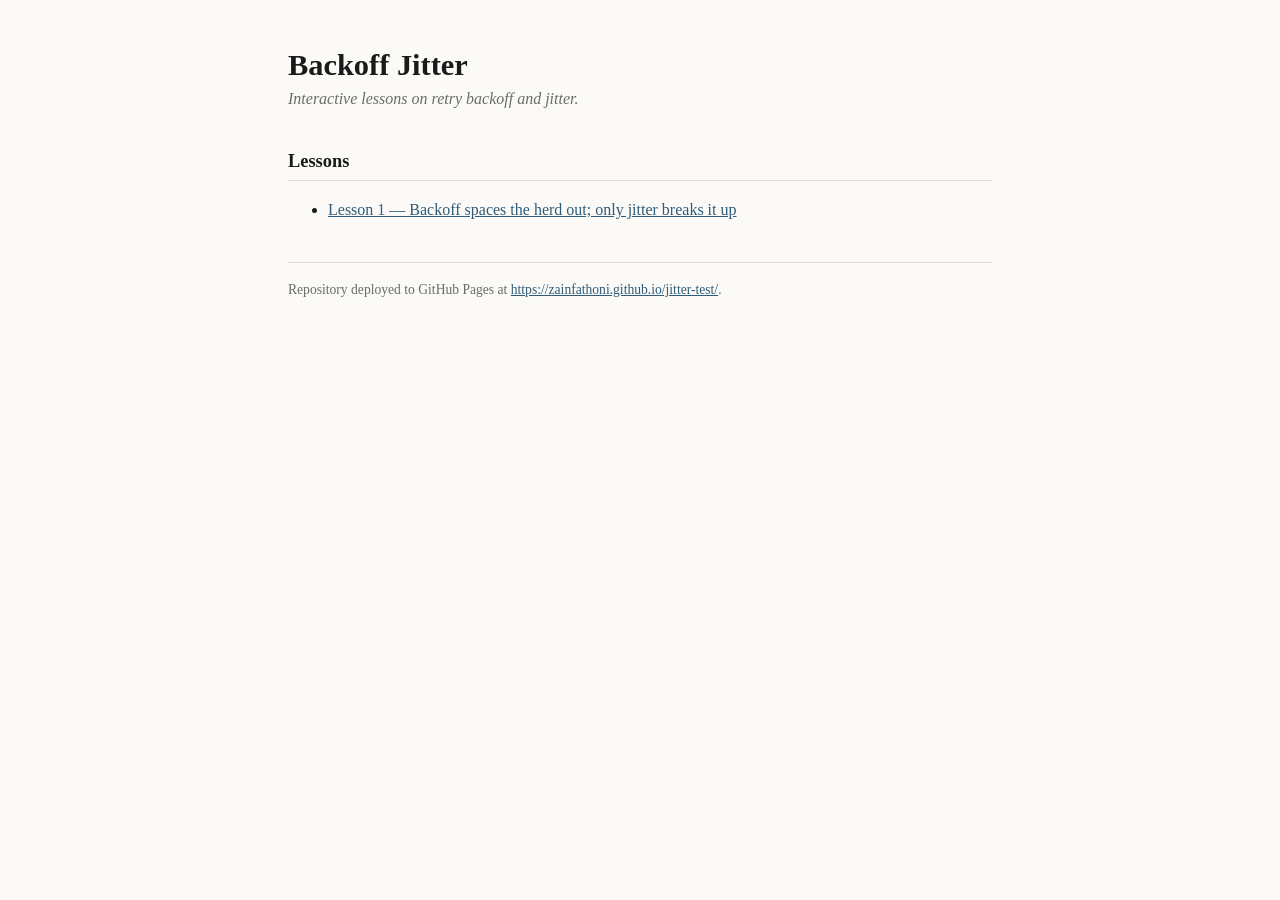
<file: index.html>
<!DOCTYPE html>
<html lang="en">
<head>
  <meta charset="UTF-8">
  <meta name="viewport" content="width=device-width, initial-scale=1.0">
  <title>Backoff jitter lesson</title>
  <link rel="stylesheet" href="assets/lesson.css">
</head>
<body>
  <main>
    <h1>Backoff Jitter</h1>
    <p class="sub">Interactive lessons on retry backoff and jitter.</p>

    <section>
      <h2>Lessons</h2>
      <ul>
        <li><a href="lessons/0001-backoff-does-not-break-the-herd.html">Lesson 1 — Backoff spaces the herd out; only jitter breaks it up</a></li>
      </ul>
    </section>

    <p class="foot">Repository deployed to GitHub Pages at <a href="https://zainfathoni.github.io/jitter-test/">https://zainfathoni.github.io/jitter-test/</a>.</p>
  </main>
</body>
</html>
</file>
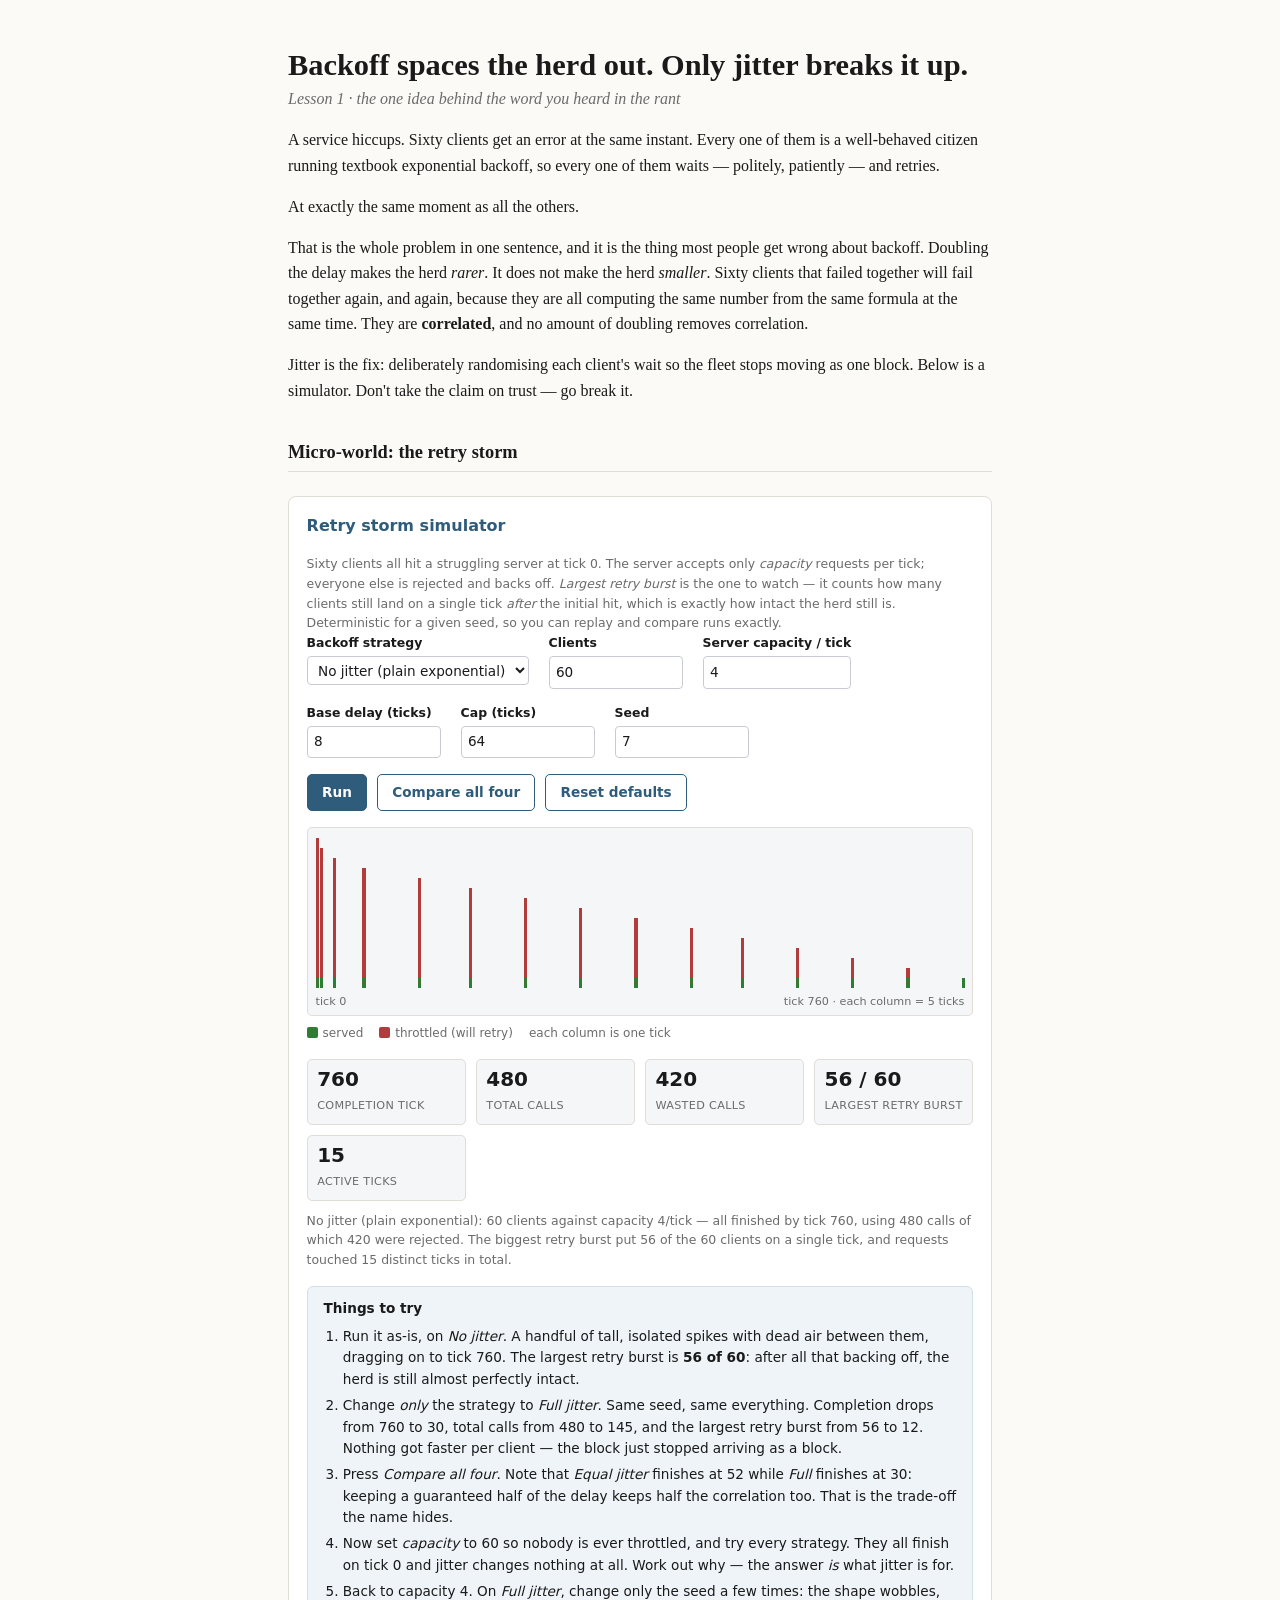
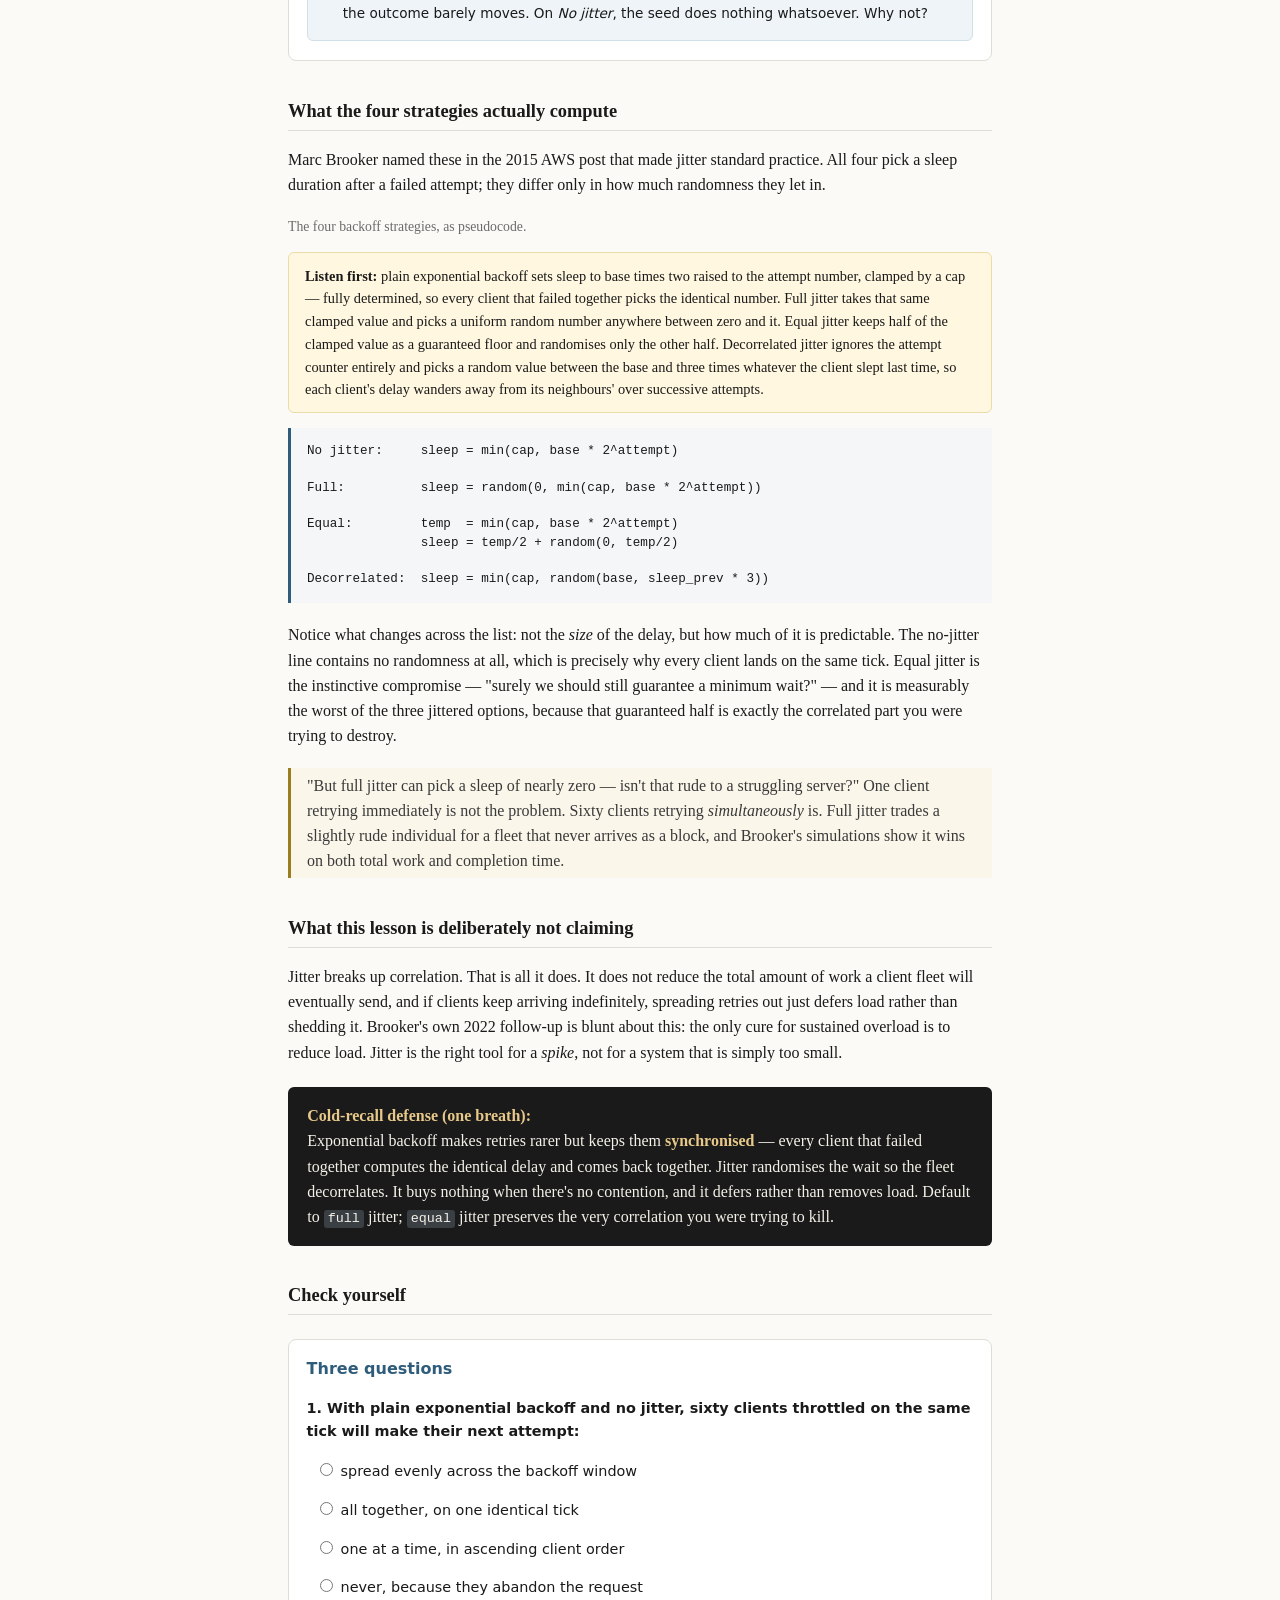
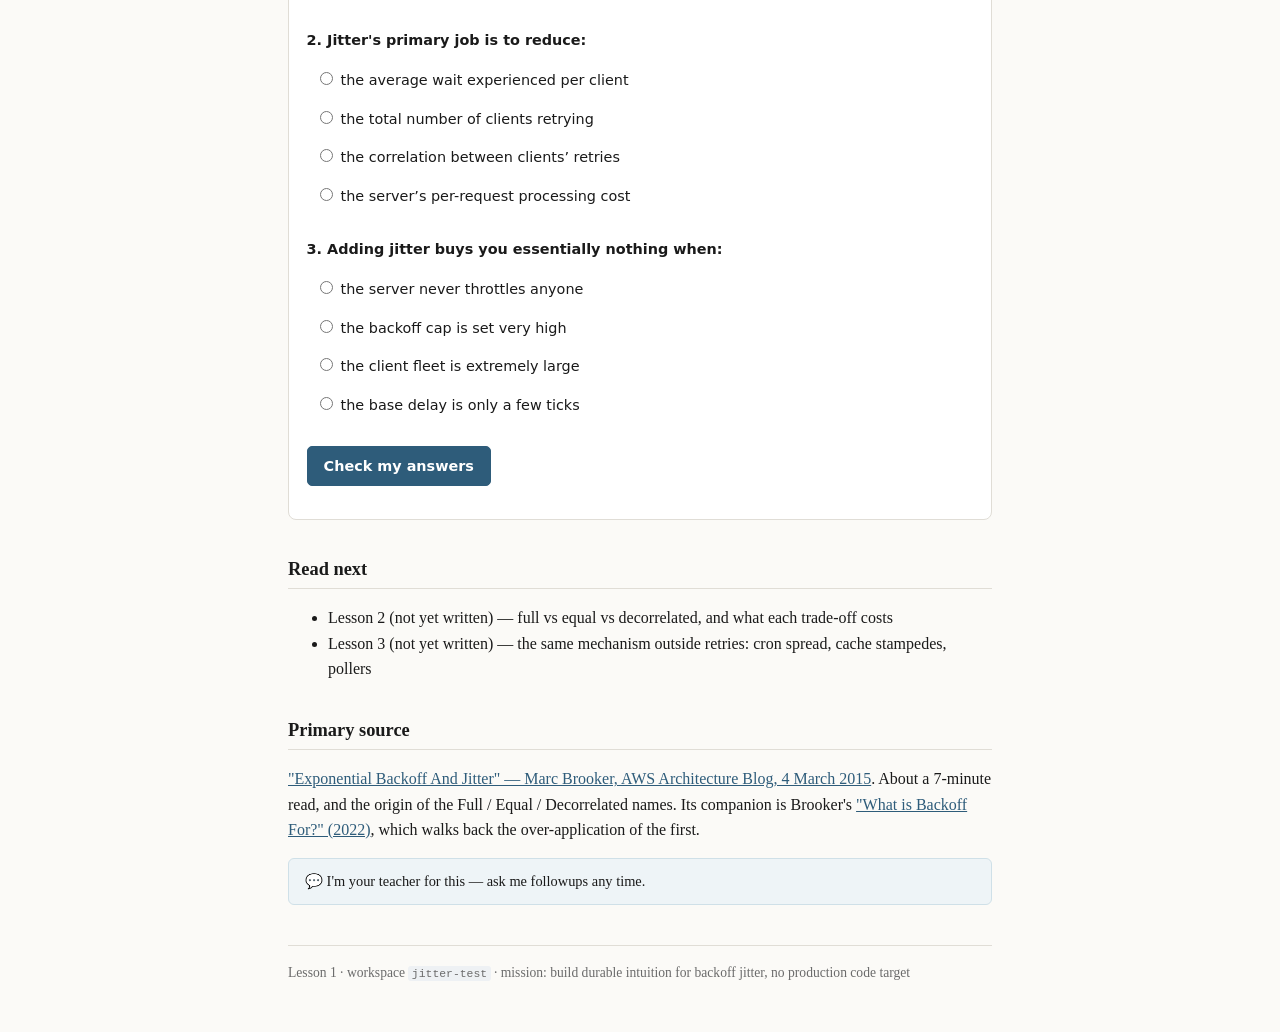
<file: lessons/0001-backoff-does-not-break-the-herd.html>
<!DOCTYPE html>
<html lang="en">
<head>
<meta charset="utf-8">
<meta name="viewport" content="width=device-width, initial-scale=1">
<title>Lesson 1 — Backoff spaces the herd out; only jitter breaks it up</title>
<link rel="stylesheet" href="../assets/lesson.css">
</head>
<body>
<a class="skip" href="#lesson-main">Skip to lesson content</a>
<main id="lesson-main">

<h1>Backoff spaces the herd out. Only jitter breaks it up.</h1>
<p class="sub">Lesson 1 · the one idea behind the word you heard in the rant</p>

<p>A service hiccups. Sixty clients get an error at the same instant. Every one of them
is a well-behaved citizen running textbook exponential backoff, so every one of them
waits — politely, patiently — and retries.</p>

<p>At exactly the same moment as all the others.</p>

<p>That is the whole problem in one sentence, and it is the thing most people get wrong
about backoff. Doubling the delay makes the herd <em>rarer</em>. It does not make the herd
<em>smaller</em>. Sixty clients that failed together will fail together again, and again,
because they are all computing the same number from the same formula at the same time.
They are <strong>correlated</strong>, and no amount of doubling removes correlation.</p>

<p>Jitter is the fix: deliberately randomising each client's wait so the fleet stops moving
as one block. Below is a simulator. Don't take the claim on trust — go break it.</p>

<h2>Micro-world: the retry storm</h2>

<div class="mw" id="storm">
  <h3>Retry storm simulator</h3>
  <p class="mw-note">Sixty clients all hit a struggling server at tick&nbsp;0. The server accepts
  only <em>capacity</em> requests per tick; everyone else is rejected and backs off. <em>Largest
  retry burst</em> is the one to watch — it counts how many clients still land on a single tick
  <em>after</em> the initial hit, which is exactly how intact the herd still is. Deterministic for
  a given seed, so you can replay and compare runs exactly.</p>

  <div class="mw-controls">
    <div class="mw-field">
      <label for="mw-strategy">Backoff strategy</label>
      <select id="mw-strategy">
        <option value="none" selected>No jitter (plain exponential)</option>
        <option value="full">Full jitter</option>
        <option value="equal">Equal jitter</option>
        <option value="decorr">Decorrelated jitter</option>
      </select>
    </div>
    <div class="mw-field">
      <label for="mw-clients">Clients</label>
      <input type="number" id="mw-clients" value="60" min="1" max="400" step="1">
    </div>
    <div class="mw-field">
      <label for="mw-capacity">Server capacity / tick</label>
      <input type="number" id="mw-capacity" value="4" min="1" max="400" step="1">
    </div>
    <div class="mw-field">
      <label for="mw-base">Base delay (ticks)</label>
      <input type="number" id="mw-base" value="8" min="1" max="50" step="1">
    </div>
    <div class="mw-field">
      <label for="mw-cap">Cap (ticks)</label>
      <input type="number" id="mw-cap" value="64" min="1" max="500" step="1">
    </div>
    <div class="mw-field">
      <label for="mw-seed">Seed</label>
      <input type="number" id="mw-seed" value="7" min="1" max="99999" step="1">
    </div>
  </div>

  <div class="mw-actions">
    <button type="button" id="mw-run">Run</button>
    <button type="button" class="secondary" id="mw-compare">Compare all four</button>
    <button type="button" class="secondary" id="mw-reset">Reset defaults</button>
  </div>

  <div class="mw-chart-wrap">
    <div class="mw-chart" id="mw-chart" aria-hidden="true"></div>
    <div class="mw-axis" aria-hidden="true"><span>tick 0</span><span id="mw-axis-end">—</span></div>
  </div>
  <p class="mw-legend" aria-hidden="true">
    <span><span class="mw-swatch" style="background:#2e7d32"></span>served</span>
    <span><span class="mw-swatch" style="background:#b23b3b"></span>throttled (will retry)</span>
    <span>each column is one tick</span>
  </p>

  <div class="mw-metrics">
    <div class="mw-metric"><span class="v" id="mw-finish">—</span><span class="k">Completion tick</span></div>
    <div class="mw-metric"><span class="v" id="mw-calls">—</span><span class="k">Total calls</span></div>
    <div class="mw-metric"><span class="v" id="mw-wasted">—</span><span class="k">Wasted calls</span></div>
    <div class="mw-metric"><span class="v" id="mw-peak">—</span><span class="k">Largest retry burst</span></div>
    <div class="mw-metric"><span class="v" id="mw-active">—</span><span class="k">Active ticks</span></div>
  </div>

  <p class="mw-note" id="mw-summary" role="status"></p>
  <div id="mw-compare-out"></div>

  <div class="mw-try">
    <strong>Things to try</strong>
    <ol>
      <li>Run it as-is, on <em>No jitter</em>. A handful of tall, isolated spikes with dead air
      between them, dragging on to tick&nbsp;760. The largest retry burst is <strong>56 of 60</strong>:
      after all that backing off, the herd is still almost perfectly intact.</li>
      <li>Change <em>only</em> the strategy to <em>Full jitter</em>. Same seed, same everything.
      Completion drops from 760 to 30, total calls from 480 to 145, and the largest retry burst
      from 56 to 12. Nothing got faster per client — the block just stopped arriving as a block.</li>
      <li>Press <em>Compare all four</em>. Note that <em>Equal jitter</em> finishes at 52 while
      <em>Full</em> finishes at 30: keeping a guaranteed half of the delay keeps half the
      correlation too. That is the trade-off the name hides.</li>
      <li>Now set <em>capacity</em> to 60 so nobody is ever throttled, and try every strategy.
      They all finish on tick 0 and jitter changes nothing at all. Work out why — the answer
      <em>is</em> what jitter is for.</li>
      <li>Back to capacity 4. On <em>Full jitter</em>, change only the seed a few times: the shape
      wobbles, the outcome barely moves. On <em>No jitter</em>, the seed does nothing whatsoever.
      Why not?</li>
    </ol>
  </div>
</div>

<h2>What the four strategies actually compute</h2>

<p>Marc Brooker named these in the 2015 AWS post that made jitter standard practice. All four
pick a sleep duration after a failed attempt; they differ only in how much randomness they let in.</p>

<figure>
  <figcaption>The four backoff strategies, as pseudocode.</figcaption>
  <p class="listen"><b>Listen first:</b> plain exponential backoff sets sleep to base times two
  raised to the attempt number, clamped by a cap — fully determined, so every client that failed
  together picks the identical number. Full jitter takes that same clamped value and picks a
  uniform random number anywhere between zero and it. Equal jitter keeps half of the clamped value
  as a guaranteed floor and randomises only the other half. Decorrelated jitter ignores the attempt
  counter entirely and picks a random value between the base and three times whatever the client
  slept last time, so each client's delay wanders away from its neighbours' over successive attempts.</p>
  <pre aria-hidden="true">No jitter:     sleep = min(cap, base * 2^attempt)

Full:          sleep = random(0, min(cap, base * 2^attempt))

Equal:         temp  = min(cap, base * 2^attempt)
               sleep = temp/2 + random(0, temp/2)

Decorrelated:  sleep = min(cap, random(base, sleep_prev * 3))</pre>
</figure>

<p>Notice what changes across the list: not the <em>size</em> of the delay, but how much of it is
predictable. The no-jitter line contains no randomness at all, which is precisely why every client
lands on the same tick. Equal jitter is the instinctive compromise — "surely we should still
guarantee a minimum wait?" — and it is measurably the worst of the three jittered options, because
that guaranteed half is exactly the correlated part you were trying to destroy.</p>

<blockquote>"But full jitter can pick a sleep of nearly zero — isn't that rude to a struggling
server?" One client retrying immediately is not the problem. Sixty clients retrying
<em>simultaneously</em> is. Full jitter trades a slightly rude individual for a fleet that never
arrives as a block, and Brooker's simulations show it wins on both total work and completion time.</blockquote>

<h2>What this lesson is deliberately not claiming</h2>

<p>Jitter breaks up correlation. That is all it does. It does not reduce the total amount of work
a client fleet will eventually send, and if clients keep arriving indefinitely, spreading retries
out just defers load rather than shedding it. Brooker's own 2022 follow-up is blunt about this:
the only cure for sustained overload is to reduce load. Jitter is the right tool for a
<em>spike</em>, not for a system that is simply too small.</p>

<div class="defense">
<b>Cold-recall defense (one breath):</b><br>
Exponential backoff makes retries rarer but keeps them <b>synchronised</b> — every client that
failed together computes the identical delay and comes back together. Jitter randomises the wait
so the fleet decorrelates. It buys nothing when there's no contention, and it defers rather than
removes load. Default to <code>full</code> jitter; <code>equal</code> jitter preserves the very
correlation you were trying to kill.
</div>

<h2>Check yourself</h2>

<div class="qz" id="quiz">
  <h3>Three questions</h3>
</div>

<h2>Read next</h2>
<ul>
  <li>Lesson 2 (not yet written) — full vs equal vs decorrelated, and what each trade-off costs</li>
  <li>Lesson 3 (not yet written) — the same mechanism outside retries: cron spread, cache stampedes, pollers</li>
</ul>

<h2>Primary source</h2>
<p><a href="https://aws.amazon.com/blogs/architecture/exponential-backoff-and-jitter/">"Exponential
Backoff And Jitter" — Marc Brooker, AWS Architecture Blog, 4 March 2015</a>. About a 7-minute read,
and the origin of the Full / Equal / Decorrelated names. Its companion is Brooker's
<a href="https://brooker.co.za/blog/2022/08/11/backoff.html">"What is Backoff For?" (2022)</a>,
which walks back the over-application of the first.</p>

<p class="ask">💬 I'm your teacher for this — ask me followups any time.</p>

<p class="foot">Lesson 1 · workspace <code>jitter-test</code> · mission: build durable intuition for
backoff jitter, no production code target</p>

</main>

<script src="../assets/backoff-sim.js"></script>
<script src="../assets/quiz.js"></script>
<script>
(function () {
  var DEFAULTS = { strategy: 'none', clients: 60, capacity: 4, base: 8, cap: 64, seed: 7 };
  var MAX_COLS = 180;

  var el = function (id) { return document.getElementById(id); };
  var chart = el('mw-chart'), compareOut = el('mw-compare-out');

  function readParams() {
    return {
      strategy: el('mw-strategy').value,
      clients:  Math.max(1, Number(el('mw-clients').value)  || DEFAULTS.clients),
      capacity: Math.max(1, Number(el('mw-capacity').value) || DEFAULTS.capacity),
      base:     Math.max(1, Number(el('mw-base').value)     || DEFAULTS.base),
      cap:      Math.max(1, Number(el('mw-cap').value)      || DEFAULTS.cap),
      seed:     Math.max(1, Number(el('mw-seed').value)     || DEFAULTS.seed),
      maxTicks: 900
    };
  }

  /*
    Long runs are bucketed rather than truncated: a no-jitter run can last 700+
    ticks, and cutting it off would hide exactly the point — the isolated spikes
    marching on with dead air between them. Bucket width is disclosed on the axis.
  */
  function drawChart(result) {
    chart.textContent = '';
    var raw = result.ticks;
    var width = Math.max(1, Math.ceil(raw.length / MAX_COLS));
    var cols = [];
    for (var i = 0; i < raw.length; i += width) {
      var served = 0, failed = 0;
      for (var j = i; j < Math.min(i + width, raw.length); j++) {
        served += raw[j].served; failed += raw[j].failed;
      }
      cols.push({ served: served, failed: failed });
    }
    var top = cols.reduce(function (m, c) { return Math.max(m, c.served + c.failed); }, 1);
    var H = 150;

    cols.forEach(function (c) {
      var col = document.createElement('div');
      col.className = 'mw-tick';
      if (c.failed > 0) {
        var f = document.createElement('div');
        f.className = 'mw-bar-failed';
        f.style.height = Math.max(1, Math.round(c.failed / top * H)) + 'px';
        col.appendChild(f);
      }
      if (c.served > 0) {
        var s = document.createElement('div');
        s.className = 'mw-bar-served';
        s.style.height = Math.max(1, Math.round(c.served / top * H)) + 'px';
        col.appendChild(s);
      }
      chart.appendChild(col);
    });

    el('mw-axis-end').textContent = 'tick ' + Math.max(0, raw.length - 1) +
      (width > 1 ? ' · each column = ' + width + ' ticks' : ' · one column per tick');
  }

  function run() {
    compareOut.textContent = '';
    var p = readParams();
    var r = runSim(p);

    el('mw-finish').textContent = r.completed ? r.finishTick : 'did not finish';
    el('mw-finish').parentNode.className = 'mw-metric' + (r.completed ? '' : ' bad');
    el('mw-calls').textContent   = r.totalCalls;
    el('mw-wasted').textContent  = r.wastedCalls;
    el('mw-peak').textContent    = r.peakRetry + ' / ' + p.clients;
    el('mw-active').textContent  = r.activeTicks;

    drawChart(r);

    el('mw-summary').textContent =
      STRATEGIES[p.strategy].label + ': ' + p.clients + ' clients against capacity ' +
      p.capacity + '/tick — ' +
      (r.completed
        ? 'all finished by tick ' + r.finishTick
        : 'did NOT finish within ' + p.maxTicks + ' ticks (' + r.remaining + ' still retrying)') +
      ', using ' + r.totalCalls + ' calls of which ' + r.wastedCalls + ' were rejected. ' +
      'The biggest retry burst put ' + r.peakRetry + ' of the ' + p.clients +
      ' clients on a single tick, and requests touched ' + r.activeTicks + ' distinct ticks in total.';
  }

  function compare() {
    var p = readParams();
    var rows = ['none', 'full', 'equal', 'decorr'].map(function (s) {
      var r = runSim(Object.assign({}, p, { strategy: s }));
      return { s: s, r: r };
    });
    var best = rows
      .filter(function (x) { return x.r.completed; })
      .sort(function (a, b) { return a.r.finishTick - b.r.finishTick; })[0];

    var html = '<table><caption class="mw-note" style="text-align:left;caption-side:top">' +
      'All four strategies at the current settings (seed ' + p.seed + '). ' +
      'Row highlighted = earliest completion.</caption>' +
      '<thead><tr><th scope="col">Strategy</th><th scope="col">Completion tick</th>' +
      '<th scope="col">Total calls</th><th scope="col">Largest retry burst</th>' +
      '<th scope="col">Active ticks</th></tr></thead><tbody>';

    rows.forEach(function (x) {
      var r = x.r;
      html += '<tr' + (best && best.s === x.s ? ' class="win"' : '') + '>' +
        '<td>' + STRATEGIES[x.s].label + '</td>' +
        '<td class="num">' + (r.completed ? r.finishTick : 'DNF') + '</td>' +
        '<td class="num">' + r.totalCalls + '</td>' +
        '<td class="num">' + r.peakRetry + ' / ' + p.clients + '</td>' +
        '<td class="num">' + r.activeTicks + '</td></tr>';
    });
    html += '</tbody></table>';
    compareOut.innerHTML = html;
  }

  el('mw-run').addEventListener('click', run);
  el('mw-compare').addEventListener('click', compare);
  el('mw-reset').addEventListener('click', function () {
    el('mw-strategy').value = DEFAULTS.strategy;
    el('mw-clients').value  = DEFAULTS.clients;
    el('mw-capacity').value = DEFAULTS.capacity;
    el('mw-base').value     = DEFAULTS.base;
    el('mw-cap').value      = DEFAULTS.cap;
    el('mw-seed').value     = DEFAULTS.seed;
    run();
  });
  ['mw-strategy','mw-clients','mw-capacity','mw-base','mw-cap','mw-seed'].forEach(function (id) {
    el(id).addEventListener('change', run);
  });

  run();

  Quiz.mount(el('quiz'), {
    questions: [
      {
        q: 'With plain exponential backoff and no jitter, sixty clients throttled on the same tick will make their next attempt:',
        options: [
          'spread evenly across the backoff window',
          'all together, on one identical tick',
          'one at a time, in ascending client order',
          'never, because they abandon the request'
        ],
        answer: 1,
        why: 'The formula contains no randomness, so identical inputs give identical delays. ' +
             'Run the micro-world on No jitter and count the spikes: the herd stays whole.'
      },
      {
        q: "Jitter's primary job is to reduce:",
        options: [
          'the average wait experienced per client',
          'the total number of clients retrying',
          'the correlation between clients’ retries',
          'the server’s per-request processing cost'
        ],
        answer: 2,
        why: 'Jitter decorrelates. The average wait under full jitter is actually about half ' +
             'the unjittered delay, and the client count never changes — what changes is that ' +
             'clients stop arriving as one block. Watch the Largest retry burst metric: ' +
             '56 of 60 without jitter, 12 of 60 with it.'
      },
      {
        q: 'Adding jitter buys you essentially nothing when:',
        options: [
          'the server never throttles anyone',
          'the backoff cap is set very high',
          'the client fleet is extremely large',
          'the base delay is only a few ticks'
        ],
        answer: 0,
        why: 'No contention means no failures, no retries, and nothing to decorrelate. ' +
             'Set capacity to 60 in the micro-world and every strategy finishes on tick 0.'
      }
    ]
  });
})();
</script>
</body>
</html>
</file>
<file: assets/lesson.css>
/*
  Shared lesson stylesheet for the jitter-test teaching workspace.
  Seeded from the /teach canonical lesson baseline, extended with the
  micro-world (.mw-*) and in-page quiz (.qz-*) components.

  Portability rules for this workspace:
  - must work over file:// with no build step and no CDN;
  - every dark container re-asserts nested code colour (cascade-gap bug);
  - body text meets WCAG AA contrast.
*/

:root {
  --ink:#1a1a1a; --muted:#6b6b6b; --rule:#e0ddd6; --accent:#2e5c7a;
  --add:#2e7d32; --del:#b23b3b; --warn:#9a7d1f;
  --served:#2e7d32; --failed:#b23b3b; --panel:#f4f6f8;
}

body {
  font-family:"Iowan Old Style","Palatino Linotype",Palatino,Georgia,serif;
  max-width:44rem; margin:3rem auto; padding:0 1.5rem; color:var(--ink);
  line-height:1.58; background:#fbfaf7;
}

h1 { font-size:1.9rem; line-height:1.15; margin-bottom:.2rem; }
.sub { color:var(--muted); font-style:italic; margin-top:0; }
h2 { font-size:1.15rem; margin-top:2.2rem; border-bottom:1px solid var(--rule);
     padding-bottom:.25rem; }
h3 { font-size:1rem; margin-top:1.5rem; color:var(--accent); }

code { font-family:"SF Mono",Menlo,Consolas,monospace; font-size:.84em;
       background:#eef1f4; padding:.1em .3em; border-radius:3px; }
figure { margin:1.2rem 0; }
figcaption { font-size:.86rem; color:var(--muted); margin-bottom:.35rem; }
pre { background:var(--panel); border-left:3px solid var(--accent); padding:.9rem 1rem;
      overflow-x:auto; font-family:"SF Mono",Menlo,Consolas,monospace; font-size:.79rem;
      line-height:1.45; }

blockquote { border-left:3px solid var(--warn); margin:1.2rem 0; padding:.3rem 1rem;
             color:#3a3a3a; background:#faf6ea; }
table { border-collapse:collapse; width:100%; font-size:.82rem; margin:1rem 0; }
th,td { border:1px solid var(--rule); padding:.45rem .55rem; text-align:left;
        vertical-align:top; }
th { background:#eef1f4; }

.defense { background:#1a1a1a; color:#f4f1e8; padding:1rem 1.2rem; border-radius:6px;
           margin:1.4rem 0; }
.defense b { color:#e8c98a; }
.defense code { background:#3a3f44; color:#f4f1e8; }

a { color:var(--accent); }
.add { color:var(--add); } .del { color:var(--del); }
.foot { margin-top:2.5rem; border-top:1px solid var(--rule); padding-top:1rem;
        font-size:.85rem; color:var(--muted); }
.ask { background:#eef4f7; border:1px solid #cfe0e8; border-radius:6px;
       padding:.7rem 1rem; font-size:.9rem; }
.listen { background:#fff7df; border:1px solid #eadca8; border-radius:6px;
          padding:.7rem 1rem; font-size:.9rem; }
.listen code { background:#f2e6c2; }

.skip { position:absolute; left:-999px; top:auto; width:1px; height:1px; overflow:hidden; }
.skip:focus { left:1rem; top:1rem; width:auto; height:auto; padding:.5rem .7rem;
              background:#fff; border:2px solid var(--accent); border-radius:4px; z-index:1; }

/* ---------- Micro-world ---------- */

.mw { border:1px solid var(--rule); border-radius:8px; background:#fff;
      padding:1rem 1.1rem 1.2rem; margin:1.5rem 0;
      font-family:system-ui,-apple-system,"Segoe UI",sans-serif; }
.mw h3 { margin-top:0; font-family:inherit; }

.mw-controls { display:flex; flex-wrap:wrap; gap:.9rem 1.2rem; margin-bottom:1rem; }
.mw-field { display:flex; flex-direction:column; gap:.2rem; font-size:.78rem;
            color:var(--muted); }
.mw-field label { font-weight:600; color:var(--ink); }
.mw-field input, .mw-field select {
  font:inherit; font-size:.85rem; padding:.28rem .4rem; border:1px solid #c8ccd2;
  border-radius:4px; background:#fff; color:var(--ink); min-width:7.5rem;
}
.mw-field input[type=range] { padding:0; min-width:9rem; }

.mw button { font:inherit; font-size:.85rem; font-weight:600; padding:.42rem .9rem;
             border:1px solid var(--accent); border-radius:5px; background:var(--accent);
             color:#fff; cursor:pointer; }
.mw button.secondary { background:#fff; color:var(--accent); }
.mw button:hover { filter:brightness(1.08); }
.mw button:focus-visible, .mw input:focus-visible, .mw select:focus-visible {
  outline:3px solid #8fc0da; outline-offset:1px;
}
.mw-actions { display:flex; gap:.6rem; flex-wrap:wrap; margin-bottom:1rem; }

.mw-chart-wrap { overflow-x:auto; border:1px solid var(--rule); border-radius:5px;
                 background:var(--panel); padding:.6rem .5rem .3rem; }
.mw-chart { display:flex; align-items:flex-end; gap:1px; height:150px; min-width:100%; }
.mw-tick { flex:1 0 3px; display:flex; flex-direction:column; justify-content:flex-end;
           height:100%; }
.mw-bar-failed { background:var(--failed); }
.mw-bar-served { background:var(--served); }
.mw-axis { display:flex; justify-content:space-between; font-size:.7rem;
           color:var(--muted); margin-top:.3rem; }

.mw-legend { display:flex; gap:1rem; font-size:.75rem; color:var(--muted);
             margin:.5rem 0 0; flex-wrap:wrap; }
.mw-swatch { display:inline-block; width:.7rem; height:.7rem; border-radius:2px;
             margin-right:.3rem; vertical-align:-1px; }

.mw-metrics { display:grid; grid-template-columns:repeat(auto-fit,minmax(8rem,1fr));
              gap:.6rem; margin:1rem 0 0; }
.mw-metric { background:var(--panel); border:1px solid var(--rule); border-radius:5px;
             padding:.5rem .6rem; }
.mw-metric .v { font-size:1.25rem; font-weight:700; display:block; line-height:1.15; }
.mw-metric .k { font-size:.7rem; color:var(--muted); text-transform:uppercase;
                letter-spacing:.03em; }
.mw-metric.bad .v { color:var(--del); }

.mw-note { font-size:.78rem; color:var(--muted); margin:.6rem 0 0; }
.mw-try { background:#eef4f7; border:1px solid #cfe0e8; border-radius:6px;
          padding:.7rem 1rem; font-size:.85rem; margin-top:1rem;
          font-family:system-ui,-apple-system,"Segoe UI",sans-serif; }
.mw-try ol { margin:.4rem 0 0; padding-left:1.2rem; }
.mw-try li { margin:.3rem 0; }

.mw table { font-size:.78rem; }
.mw table td.num { text-align:right; font-variant-numeric:tabular-nums; }
.mw tr.win td { background:#eaf5ea; font-weight:600; }

/* ---------- In-page quiz ---------- */

.qz { border:1px solid var(--rule); border-radius:8px; background:#fff;
      padding:1rem 1.1rem 1.2rem; margin:1.5rem 0;
      font-family:system-ui,-apple-system,"Segoe UI",sans-serif; font-size:.9rem; }
.qz h3 { margin-top:0; font-family:inherit; }
.qz fieldset { border:0; padding:0; margin:0 0 1.2rem; }
.qz legend { font-weight:600; margin-bottom:.45rem; padding:0; }
.qz .opt { display:block; margin:.3rem 0; padding:.35rem .5rem; border-radius:4px;
           cursor:pointer; }
.qz .opt:hover { background:#f1f4f7; }
.qz .opt input { margin-right:.5rem; }
.qz button { font:inherit; font-weight:600; padding:.45rem 1rem; border-radius:5px;
             border:1px solid var(--accent); background:var(--accent); color:#fff;
             cursor:pointer; }
.qz button:focus-visible, .qz input:focus-visible { outline:3px solid #8fc0da;
                                                    outline-offset:2px; }
.qz .fb { margin-top:.5rem; padding:.55rem .75rem; border-radius:5px; font-size:.85rem;
          display:none; }
.qz .fb.show { display:block; }
.qz .fb.ok { background:#eaf5ea; border:1px solid #b9dcb9; color:#1e5c22; }
.qz .fb.no { background:#fbeaea; border:1px solid #e4bcbc; color:#8a2b2b; }
.qz .score { font-weight:700; margin-top:.8rem; }

@media (max-width:34rem) {
  body { margin:1.5rem auto; }
  .mw-controls { gap:.7rem .9rem; }
  .mw-field input, .mw-field select { min-width:6rem; }
}
</file>
